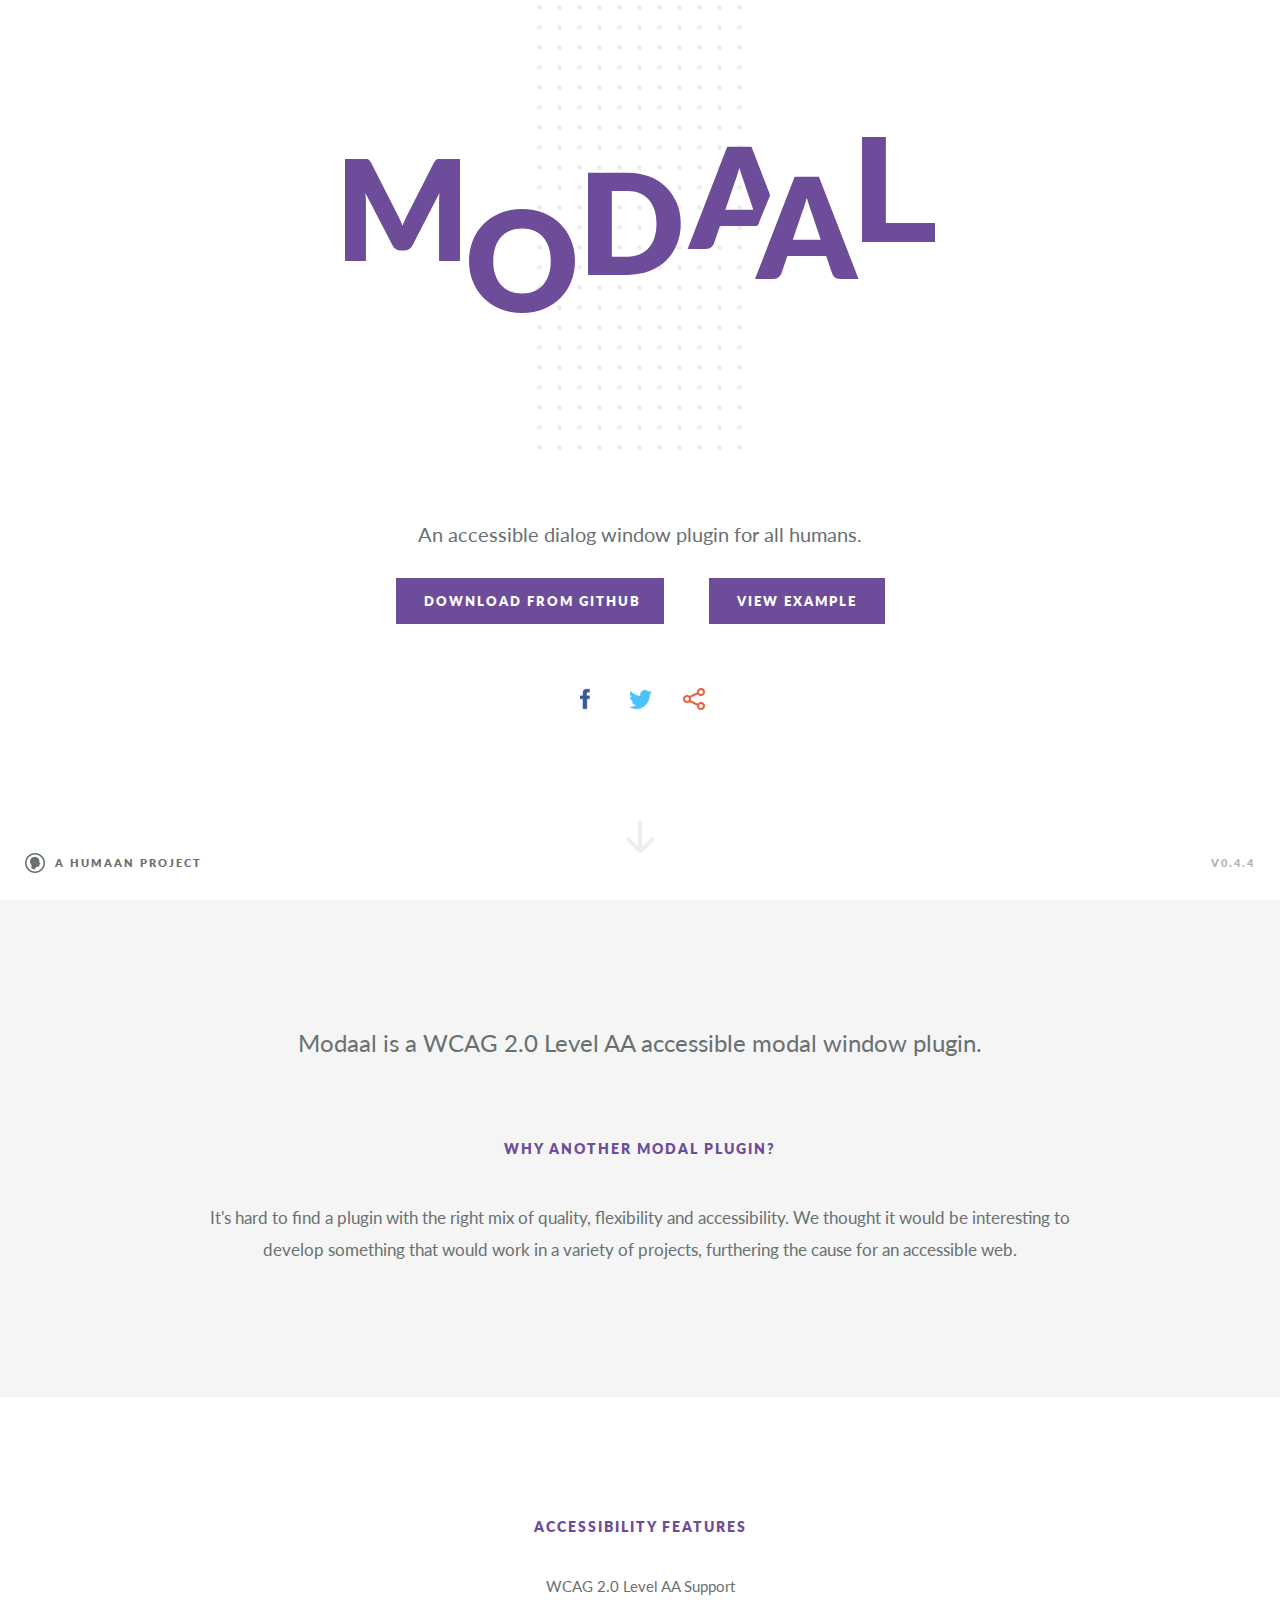
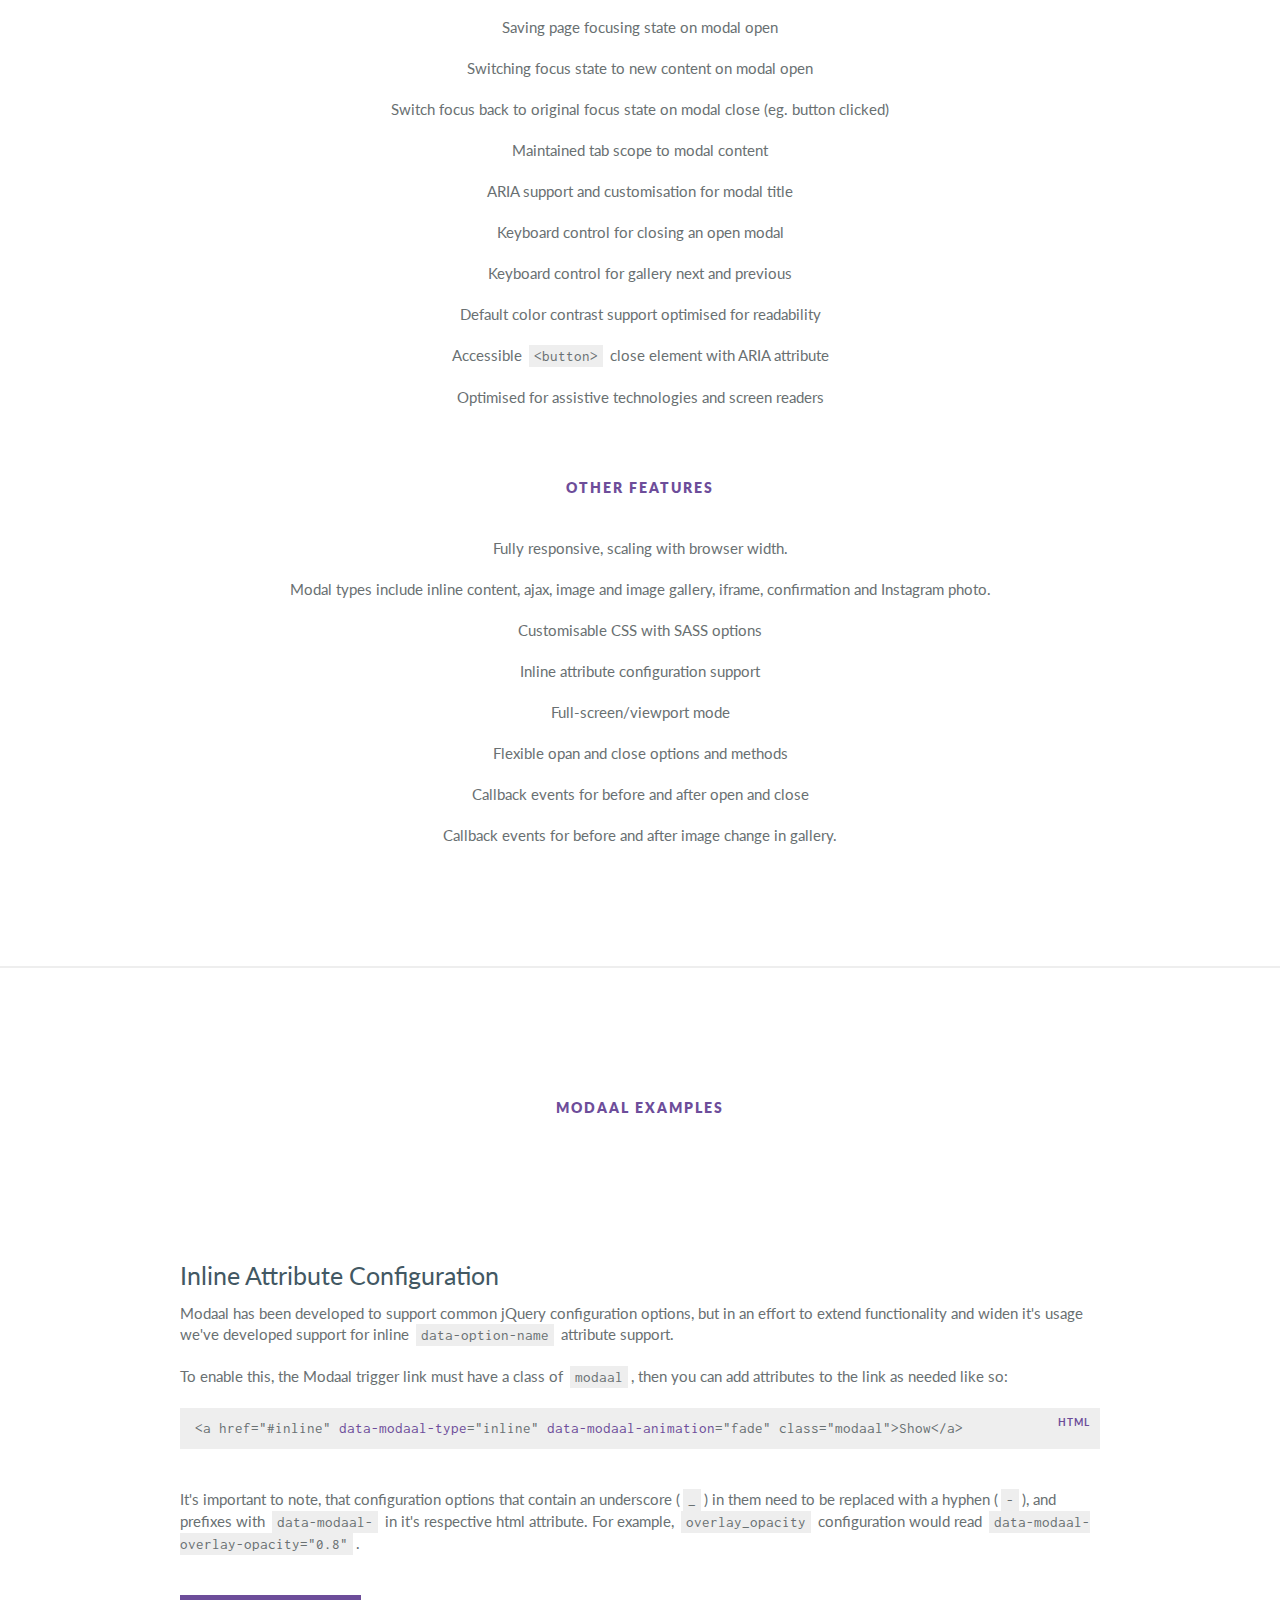
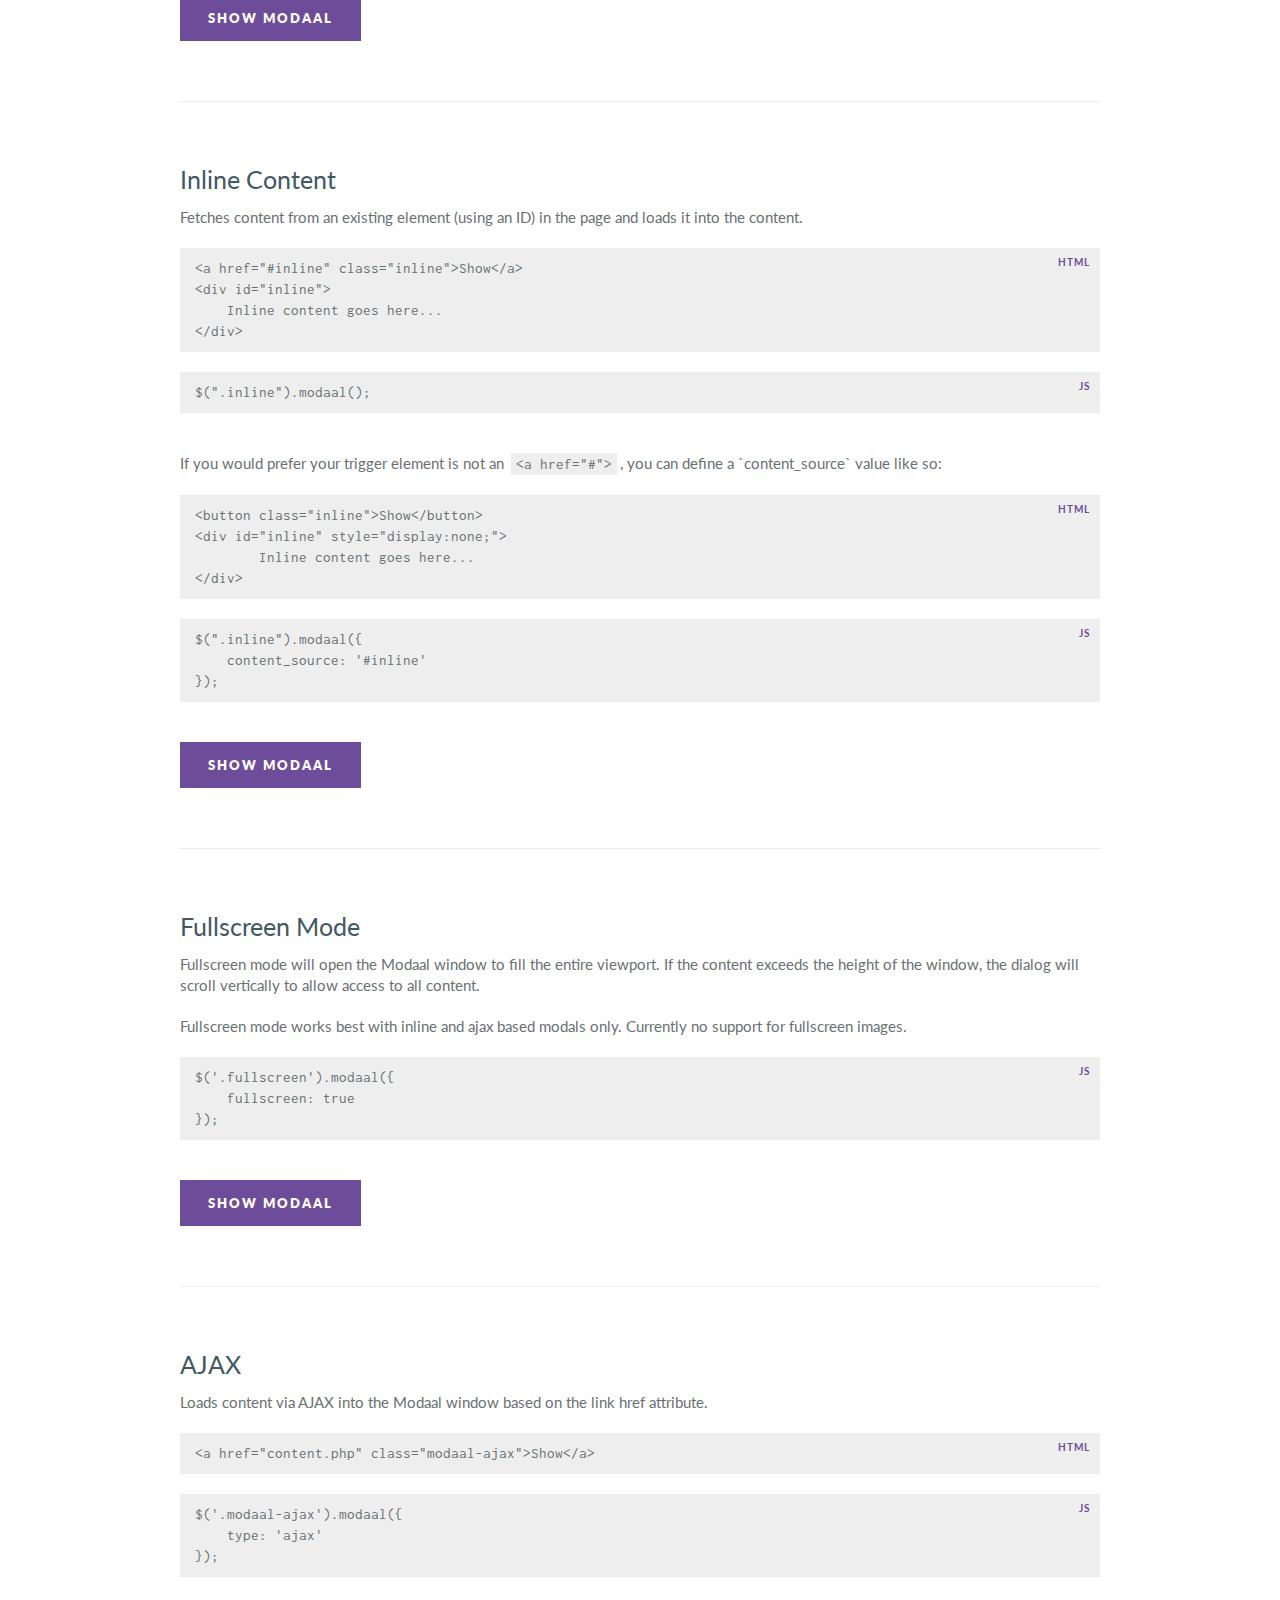
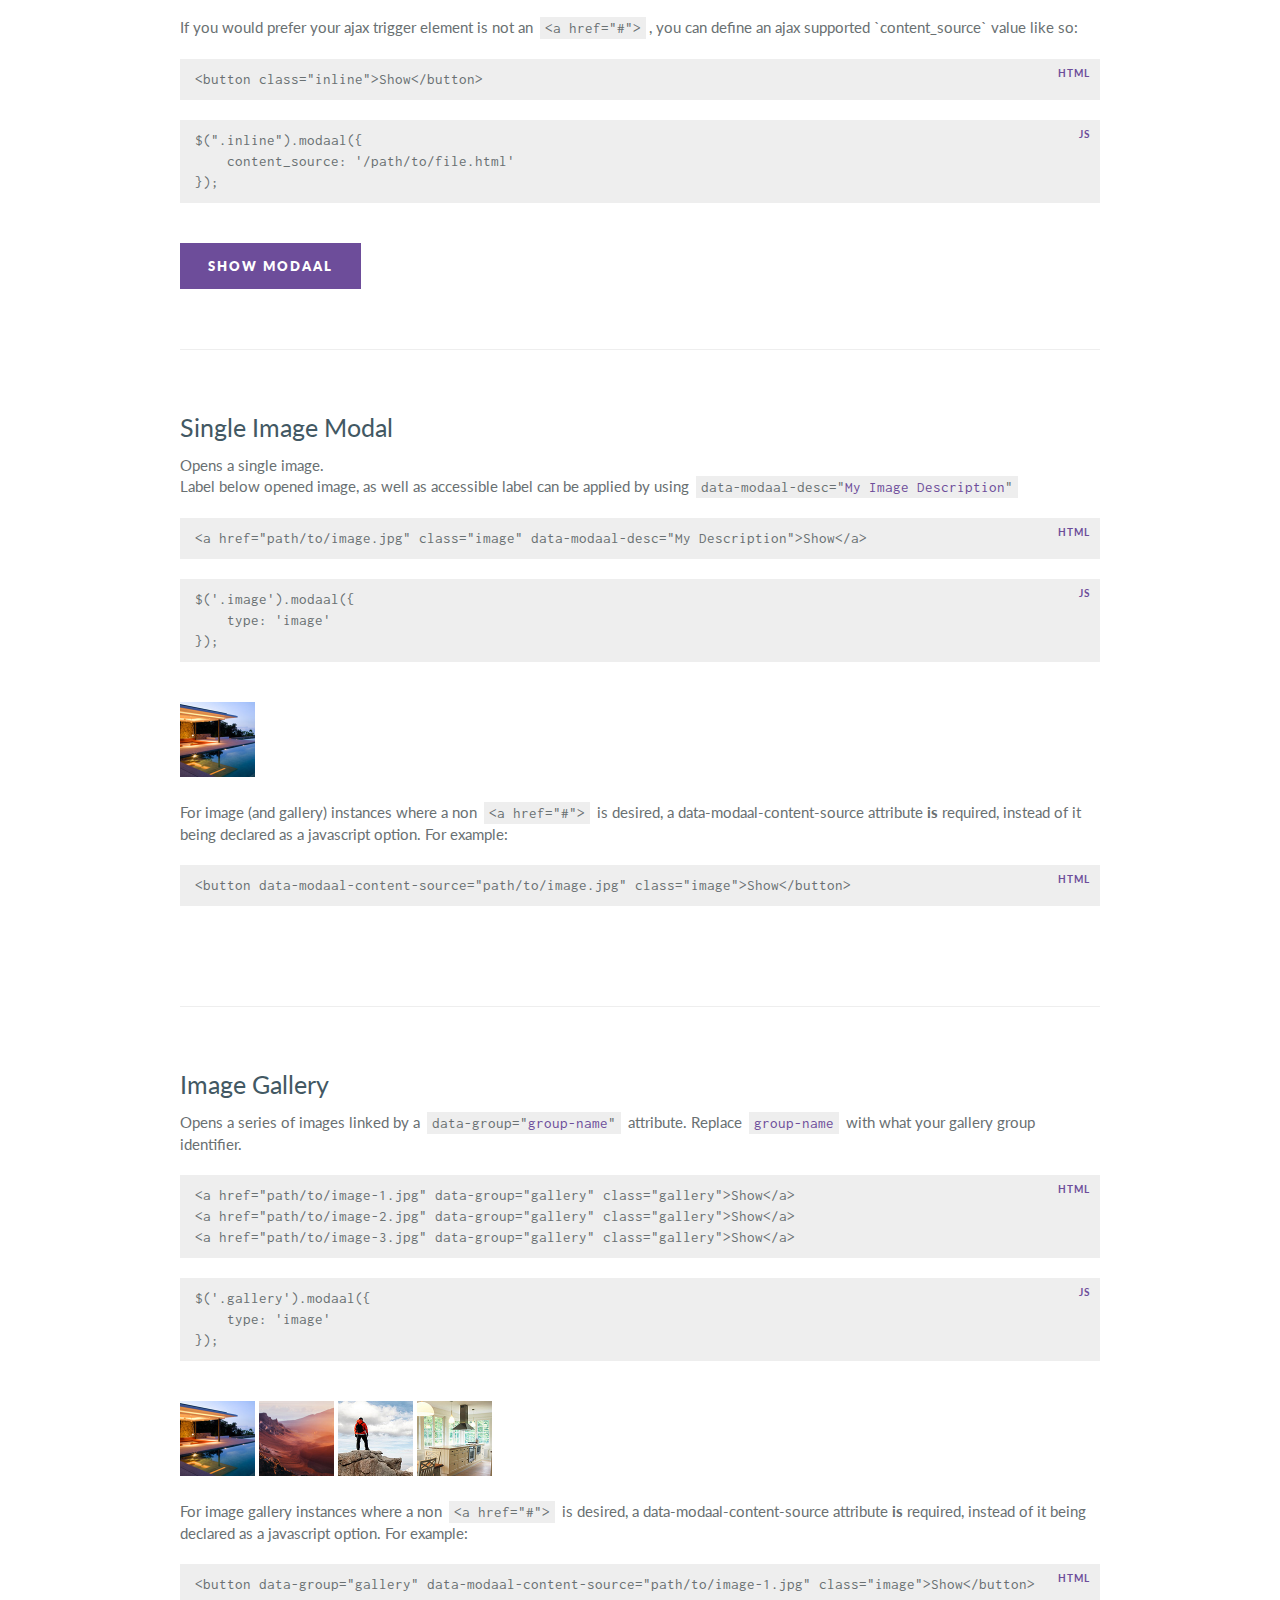
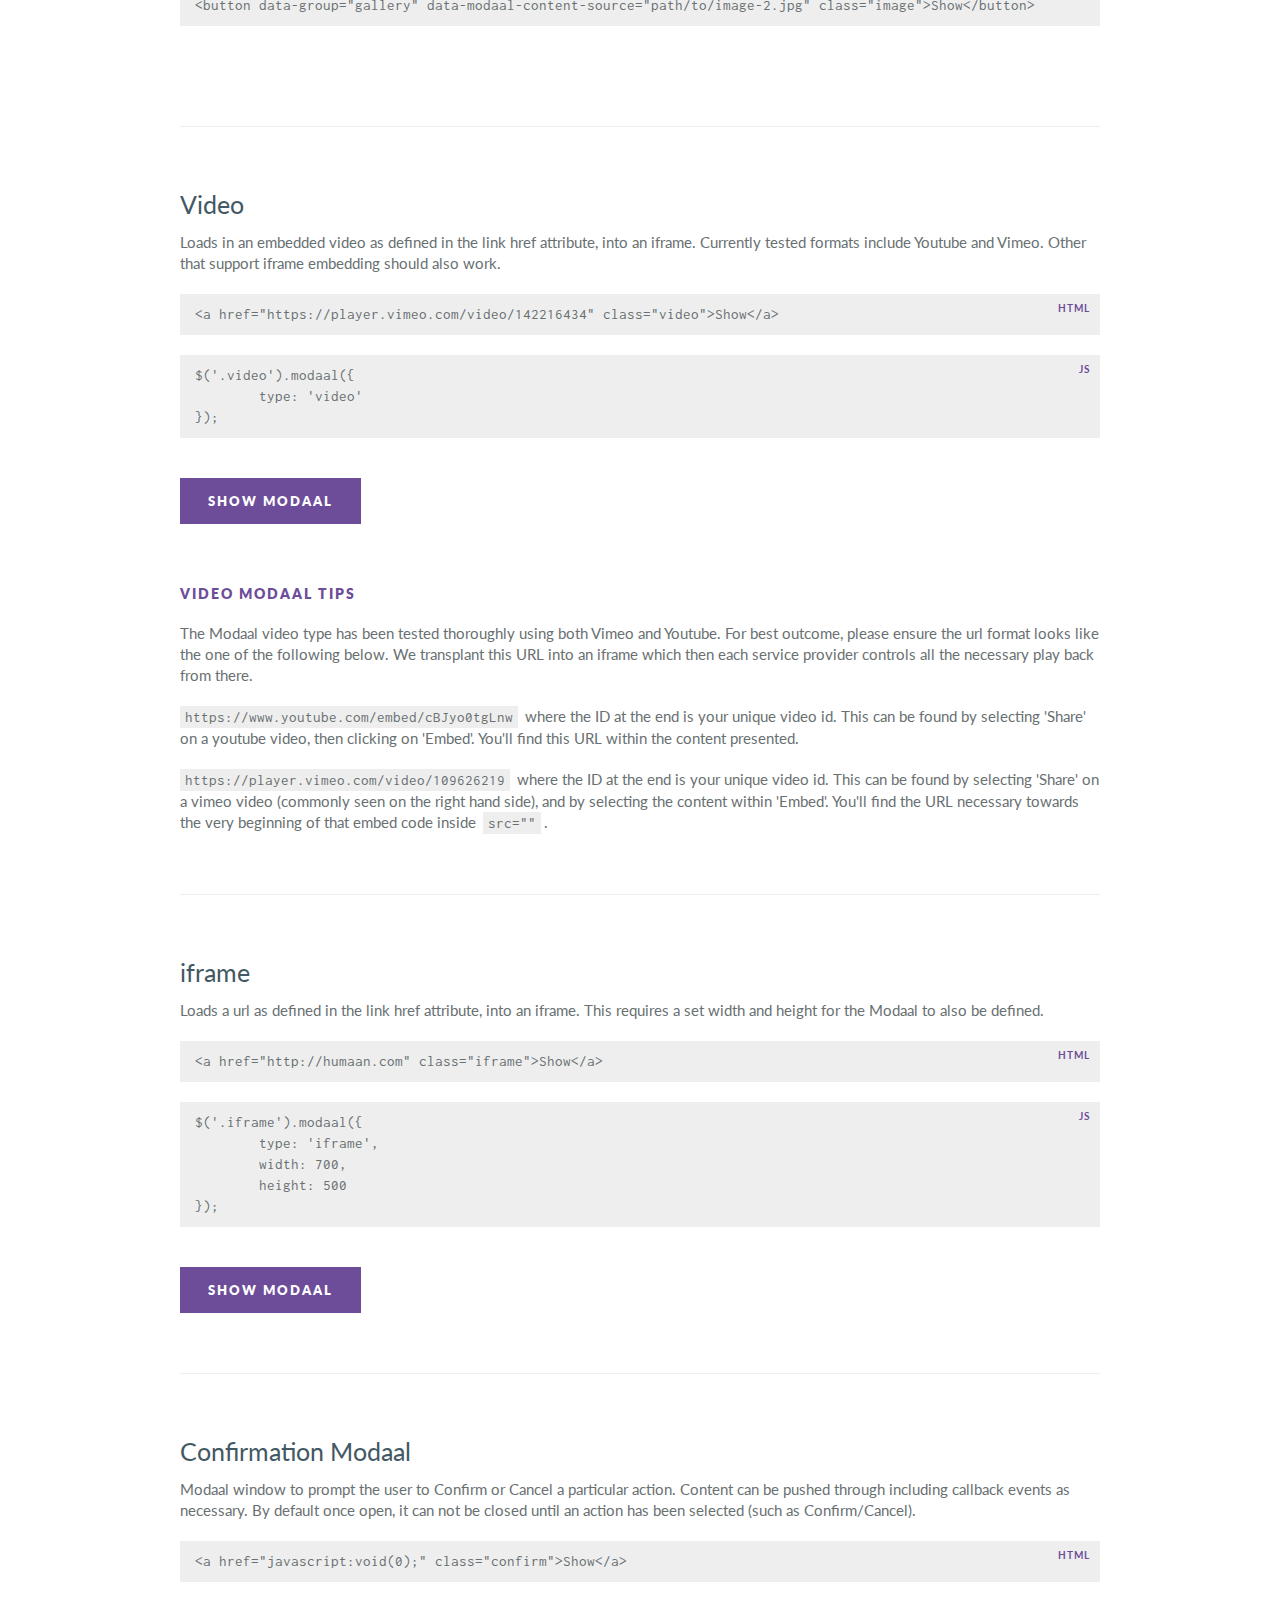
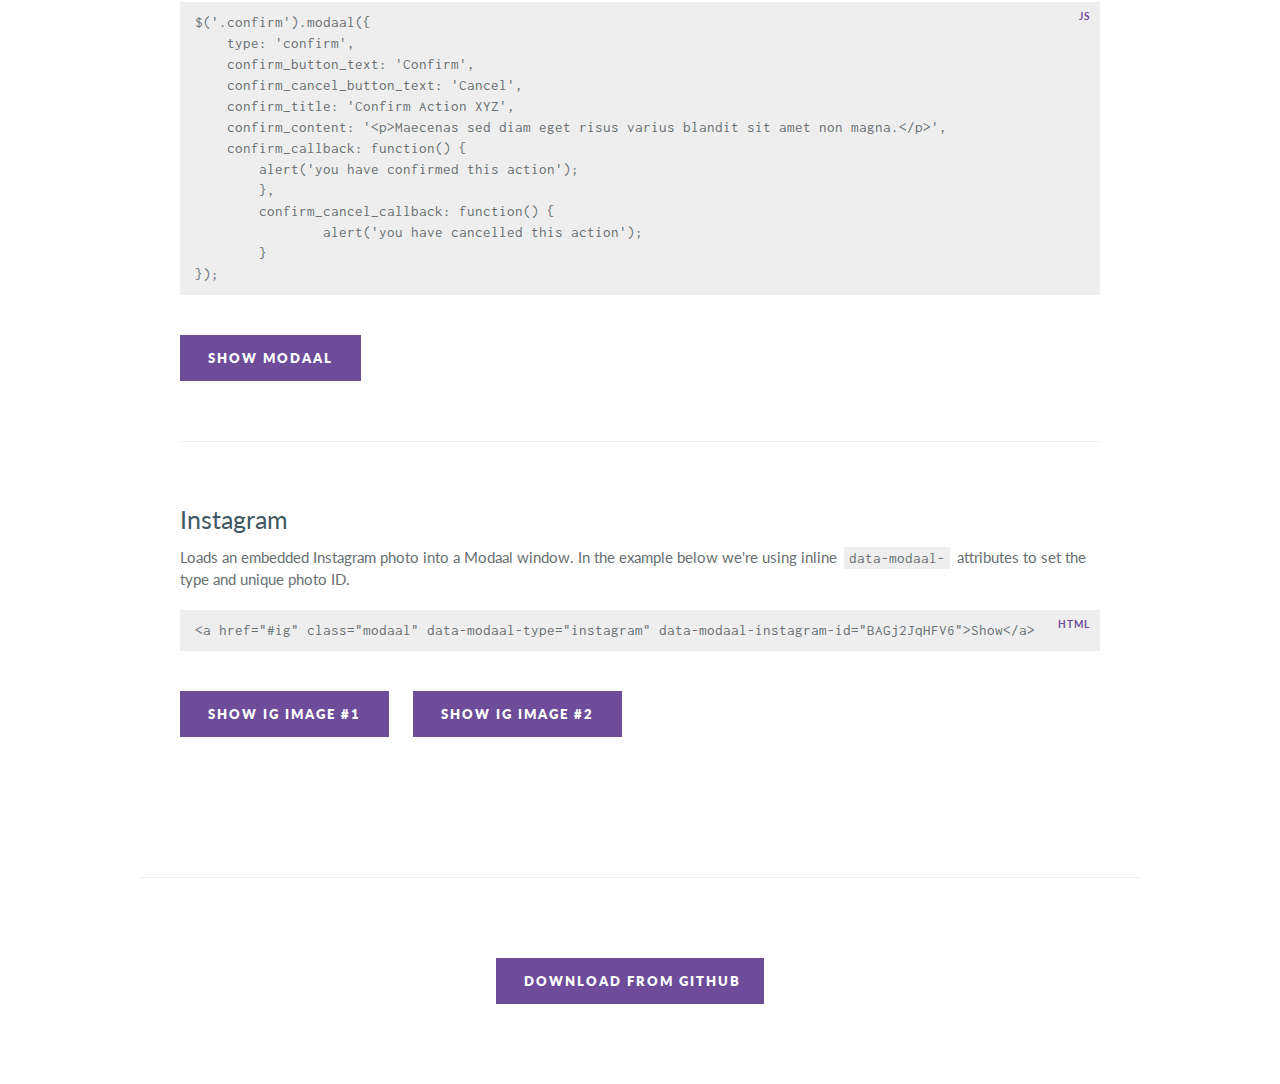
<file: modal/index.html>
<!DOCTYPE html>
<html lang="en">
<head>
	<meta charset="utf-8">
	<meta http-equiv="X-UA-Compatible" content="IE=edge">
	<meta name="viewport" content="width=device-width, initial-scale=1, maximum-scale=1">
	<meta name="apple-mobile-web-app-capable" content="yes" />

	<title>Modaal is a WCAG 2.0 Level AA accessible modal plugin</title>

	<!-- Demo Styles -->
	<link href='https://fonts.googleapis.com/css?family=Inconsolata' rel='stylesheet' type='text/css'>
	<link href='https://fonts.googleapis.com/css?family=Lato:400,900' rel='stylesheet' type='text/css'>
	<link rel="stylesheet" href="demo/css/demo.css?t=1462179764" media="screen">

	<!-- Modaal Styles -->
	<link rel="stylesheet" href="source/css/modaal.css" media="screen">

	<!-- Made by Humaan http://humaan.com @wearehumaan -->

	<link rel="shortcut icon" href="demo/favicon.ico" type="image/x-icon">
	<link rel="icon" href="demo/favicon.ico" type="image/x-icon">
	<link rel="apple-touch-icon" href="demo/apple-touch-icon.png">
	<link rel="apple-touch-icon" sizes="72x72" href="demo/apple-touch-icon-72x72.png">
	<link rel="apple-touch-icon" sizes="114x114" href="demo/apple-touch-icon-114x114.png">
	<link rel="apple-touch-icon" sizes="144x144" href="demo/apple-touch-icon-144x144.png">

	<meta name="description" content="Modaal - An accessible dialog window plugin for all humans by @wearehumaan"/>
	<meta name="robots" content="noodp"/>
	<link rel="canonical" href="http://www.humaan.com/modaal" />

	<meta property="og:locale" content="en_US" />
	<meta property="og:type" content="article" />
	<meta property="og:title" content="Modaal - A WCAG 2.0 Level AA accessible modal plugin by @wearehumaan" />
	<meta property="og:url" content="http://www.humaan.com/modaal/" />
	<meta property="og:site_name" content="Modaal: WCAG 2.0 Level AA accessible modal plugin" />
	<meta property="og:image" content="http://www.humaan.com/modaal/demo/social-share-modaal.png" />

	<meta name="twitter:card" content="summary"/>
	<meta name="twitter:title" content="Modaal - A WCAG 2.0 Level AA accessible modal plugin by @wearehumaan"/>
	<meta name="twitter:site" content="@wearehumaan"/>
	<meta name="twitter:image" content="http://www.humaan.com/modaal/demo/social-share-modaal.png"/>
	<meta name="twitter:creator" content="@wearehumaan"/>

	<!-- Google Analytics -->
	<script>
		(function(i,s,o,g,r,a,m){i['GoogleAnalyticsObject']=r;i[r]=i[r]||function(){
		(i[r].q=i[r].q||[]).push(arguments)},i[r].l=1*new Date();a=s.createElement(o),
		m=s.getElementsByTagName(o)[0];a.async=1;a.src=g;m.parentNode.insertBefore(a,m)
		})(window,document,'script','//www.google-analytics.com/analytics.js','ga');
		ga('create', 'UA-22985555-46', 'humaan.com');
		ga('send', 'pageview');
	</script>

</head>
<body>
	<header class="modaal-header">
		<h1><svg class="modaal-logo" viewBox="0 0 108.256 32.294">
				<path d="M9.596,14.185l-4.83-9.509C4.68,4.513,4.592,4.386,4.502,4.296c-0.09-0.09-0.191-0.156-0.303-0.199 c-0.112-0.043-0.238-0.064-0.38-0.064s-0.307,0-0.496,0H0v18.715h3.838V11.976c0-0.248-0.009-0.521-0.026-0.816 c-0.017-0.296-0.043-0.593-0.077-0.893l4.998,9.64c0.155,0.3,0.363,0.527,0.625,0.681c0.262,0.154,0.56,0.231,0.895,0.231h0.592 c0.335,0,0.633-0.077,0.895-0.231c0.262-0.154,0.47-0.381,0.625-0.681l4.972-9.627c-0.052,0.609-0.077,1.174-0.077,1.697v10.771 h3.838V4.032h-3.323c-0.189,0-0.354,0-0.496,0c-0.142,0-0.268,0.022-0.38,0.064c-0.112,0.043-0.213,0.109-0.303,0.199 c-0.09,0.09-0.178,0.216-0.264,0.379l-4.817,9.47c-0.172,0.335-0.339,0.68-0.502,1.036c-0.163,0.356-0.318,0.723-0.464,1.1 c-0.146-0.369-0.298-0.729-0.457-1.081C9.933,14.85,9.768,14.511,9.596,14.185L9.596,14.185z"/>
				<path d="M41.498,18.991c-0.467-1.162-1.124-2.17-1.971-3.024c-0.848-0.854-1.869-1.527-3.063-2.018 c-1.194-0.491-2.519-0.737-3.975-0.737c-1.456,0-2.783,0.243-3.981,0.73c-1.199,0.487-2.224,1.158-3.076,2.012 c-0.852,0.854-1.511,1.863-1.978,3.025c-0.467,1.162-0.7,2.418-0.7,3.768c0,1.35,0.233,2.606,0.7,3.768 c0.467,1.162,1.126,2.172,1.978,3.031c0.852,0.859,1.877,1.531,3.076,2.018c1.199,0.487,2.526,0.73,3.981,0.73 c1.455,0,2.781-0.244,3.975-0.73c1.194-0.487,2.215-1.16,3.063-2.018c0.848-0.859,1.505-1.869,1.971-3.031 c0.467-1.162,0.7-2.418,0.7-3.768C42.198,21.405,41.965,20.153,41.498,18.991z M37.395,25.252c-0.24,0.739-0.584,1.365-1.034,1.878 c-0.45,0.513-1,0.903-1.65,1.173c-0.651,0.269-1.391,0.404-2.222,0.404c-0.839,0-1.586-0.135-2.241-0.404 c-0.655-0.269-1.207-0.66-1.657-1.173c-0.45-0.513-0.794-1.138-1.034-1.878c-0.24-0.739-0.36-1.574-0.36-2.505 c0-0.923,0.12-1.754,0.36-2.493c0.24-0.739,0.584-1.365,1.034-1.877c0.449-0.513,1.002-0.906,1.657-1.179 c0.655-0.273,1.402-0.41,2.241-0.41c0.83,0,1.571,0.137,2.222,0.41c0.651,0.274,1.201,0.666,1.65,1.179 c0.45,0.513,0.794,1.139,1.034,1.877c0.24,0.739,0.36,1.57,0.36,2.493C37.754,23.678,37.634,24.513,37.395,25.252z"/>
				<path d="M60.901,12.175c-0.468-1.146-1.126-2.135-1.976-2.967c-0.85-0.832-1.873-1.485-3.07-1.957 c-1.197-0.472-2.525-0.708-3.984-0.708h-7.286v18.757h7.286c1.459,0,2.787-0.234,3.984-0.702c1.197-0.468,2.221-1.12,3.07-1.957 c0.85-0.837,1.508-1.828,1.976-2.974c0.468-1.146,0.702-2.396,0.702-3.753C61.603,14.567,61.369,13.32,60.901,12.175z M56.788,18.438c-0.24,0.747-0.586,1.38-1.036,1.899c-0.451,0.519-1.002,0.918-1.654,1.197c-0.652,0.279-1.395,0.418-2.227,0.418 h-2.909V9.89h2.909c0.832,0,1.575,0.14,2.227,0.418c0.652,0.279,1.204,0.678,1.654,1.197c0.451,0.519,0.796,1.152,1.036,1.899 c0.24,0.747,0.36,1.583,0.36,2.51C57.149,16.85,57.028,17.691,56.788,18.438z"/>
				<path d="M74.582,1.772h-4.454l-7.261,18.757h3.399c0.36,0,0.665-0.097,0.914-0.29c0.249-0.193,0.416-0.41,0.502-0.65l1.107-3.27 c0,0,5.251,0.009,6.623,0.009c0.124,0,0.362-0.097,0.474-0.374c0.415-1.026,1.569-3.935,2.003-4.928 c0.09-0.206,0.101-0.449-0.027-0.782C77.176,8.455,74.582,1.772,74.582,1.772z M71.518,8.247c0.129-0.326,0.266-0.712,0.412-1.159 c0.146-0.446,0.287-0.931,0.425-1.455c0.146,0.515,0.294,0.993,0.444,1.435c0.15,0.442,0.281,0.826,0.393,1.152l1.725,5.136h-5.124 L71.518,8.247z"/>
				<path d="M86.955,7.276h-4.454L75.24,26.033h3.399c0.36,0,0.665-0.097,0.914-0.29c0.249-0.193,0.416-0.41,0.502-0.65l1.107-3.27 h7.132l1.107,3.27c0.094,0.275,0.264,0.5,0.508,0.676c0.245,0.176,0.556,0.264,0.933,0.264h3.373L86.955,7.276z M83.891,13.752 c0.129-0.326,0.266-0.712,0.412-1.159c0.146-0.446,0.287-0.931,0.425-1.455c0.146,0.515,0.294,0.993,0.444,1.435 c0.15,0.442,0.281,0.826,0.393,1.152l1.725,5.136h-5.124L83.891,13.752z"/>
				<path d="M99.24,0h-4.38v19.261h13.396v-3.467H99.24V0z"/>
</svg><span class="ui-hidden">Modaal</span></h1>
		<p>An accessible dialog window plugin for all humans.</p>
		<a href="https://github.com/humaan/Modaal" target="_blank" class="btn btn-download">Download from Github</a>
		<a href="#inline-content" class="btn modaal main-example" data-modaal-type="inline">View Example</a>
		<div class="version" aria-label="Version 0.4.4">v0.4.4</div>
		<a href="http://www.humaan.com" target="_blank" class="humaan-project">A Humaan project</a>

		<div class="share">
			<a href="javascript:void 0" class="social-share share-fb" onclick="return addthis_sendto('facebook');"><span class="ui-hidden">Share on Facebook</span></a>
			<a href="javascript:void 0" class="social-share share-tw" onclick="return addthis_sendto('twitter');"><span class="ui-hidden">Share on Twitter</span></a>
			<a href="javascript:void 0" class="social-share share-other" onclick="return addthis_sendto('more');"><span class="ui-hidden">Share this page</span></a>
		</div>

		<a href="#overview-copy" class="scroll-trigger">
			<div class="scroll-arrow"></div>
			<span class="ui-hidden">Scroll to content</span>
		</a>

	</header>
	<section class="modaal-examples">

		<div class="overview-copy" id="overview-copy">
			<div class="container">
				<p>Modaal is a WCAG 2.0 Level AA accessible modal window plugin.</p>

				<h2 class="highlight">Why another modal plugin?</h2>
				<p>It's hard to find a plugin with the right mix of quality, flexibility and accessibility. We thought it would be interesting to develop something that would work in a variety of projects, furthering the cause for an accessible web.</p>
			</div>
		</div>
		<div class="container">

			<div class="overview">
				<h2 class="highlight">Accessibility Features</h2>
				<ul>
					<li>WCAG 2.0 Level AA Support</li>
					<li>Saving page focusing state on modal open</li>
					<li>Switching focus state to new content on modal open</li>
					<li>Switch focus back to original focus state on modal close (eg. button clicked)</li>
					<li>Maintained tab scope to modal content</li>
					<li>ARIA support and customisation for modal title</li>
					<li>Keyboard control for closing an open modal</li>
					<li>Keyboard control for gallery next and previous</li>
					<li>Default color contrast support optimised for readability</li>
					<li>Accessible <span class="inline-code">&lt;button&gt;</span> close element with ARIA attribute</li>
					<li>Optimised for assistive technologies and screen readers</li>
				</ul>

				<h2 class="highlight">Other Features</h2>
				<ul>
					<li>Fully responsive, scaling with browser width.</li>
					<li>Modal types include inline content, ajax, image and image gallery, iframe, confirmation and Instagram photo.</li>
					<li>Customisable CSS with SASS options</li>
					<li>Inline attribute configuration support</li>
					<li>Full-screen/viewport mode</li>
					<li>Flexible opan and close options and methods</li>
					<li>Callback events for before and after open and close</li>
					<li>Callback events for before and after image change in gallery.</li>
				</ul>

				<div class="clearboth"></div>

			</div>
		</div>

		<div class="examples-wrap-outer">
		<div class="examples-wrap">
			<div class="container">

				<h2 class="highlight">Modaal Examples</h2>

				<div class="modaal-example example-no-brdr">
					<h2>Inline Attribute Configuration</h2>
					<p>Modaal has been developed to support common jQuery configuration options, but in an effort to extend functionality and widen it's usage we've developed support for inline <span class="inline-code">data-option-name</span> attribute support.</p>
					<p>To enable this, the Modaal trigger link must have a class of <span class="inline-code">modaal</span>, then you can add attributes to the link as needed like so:</p>

					<pre><strong>HTML</strong>&lt;a href="#inline" <span>data-modaal-type</span>="inline" <span>data-modaal-animation</span>="fade" class="modaal"&gt;Show&lt;/a&gt;</pre>

					<p>It's important to note, that configuration options that contain an underscore (<span class="inline-code">_</span>) in them need to be replaced with a hyphen (<span class="inline-code">-</span>), and prefixes with <span class="inline-code">data-modaal-</span> in it's respective html attribute.	For example, <span class="inline-code">overlay_opacity</span> configuration would read <span class="inline-code">data-modaal-overlay-opacity="0.8"</span>.</p>

					<a href="#inline-content" data-modaal-type="inline" data-modaal-animation="fade" data-modaal-accessible-title="Inline Dialog Window" class="btn modaal">Show <span class="ui-hidden">Inline</span> Modaal</a>
				</div><!-- .modaal-example -->

				<div class="modaal-example">
					<h2>Inline Content</h2>
					<p>Fetches content from an existing element (using an ID) in the page and loads it into the content.</p>

					<pre><strong>HTML</strong>&lt;a href="#inline" class="inline"&gt;Show&lt;/a&gt;
&lt;div id="inline"&gt;
    Inline content goes here...
&lt;/div&gt;</pre>
					<pre><strong>JS</strong>$(".inline").modaal();</pre>

					<p>If you would prefer your trigger element is not an <span class="inline-code">&lt;a href="#"&gt;</span>, you can define a `content_source` value like so:</p>

					<pre><strong>HTML</strong>&lt;button class="inline"&gt;Show&lt;/button&gt;
&lt;div id="inline" style="display:none;"&gt;
	Inline content goes here...
&lt;/div&gt;</pre>
					<pre><strong>JS</strong>$(".inline").modaal({
    content_source: '#inline'
});</pre>

					<a href="#inline-content" class="btn modaal-inline-content">Show <span class="ui-hidden">Inline</span> Modaal</a>
					<div id="inline-content" class="hidden">
						<h2>Inline Modal Content</h2>
						<p>Integer tincidunt. Cras dapibus. Vivamus elementum semper nisi. Aenean vulputate eleifend tellus. Aenean leo ligula, <a href="http://google.com" target="_blank">porttitor eu</a>, consequat vitae, eleifend ac, enim. Aliquam lorem ante, dapibus in, viverra quis, feugiat a, tellus. Phasellus viverra nulla ut metus varius laoreet. Quisque rutrum. Aenean imperdiet. Etiam ultricies nisi vel augue. Curabitur ullamcorper ultricies nisi. Nam eget dui. Etiam rhoncus. Maecenas tempus, tellus eget condimentum rhoncus, sem quam semper libero, sit amet adipiscing sem neque sed ipsum. Nam quam nunc, blandit vel, luctus pulvinar, hendrerit id, lorem. Maecenas nec odio et ante tincidunt tempus. Donec vitae sapien ut libero venenatis faucibus. Nullam quis ante. Etiam sit amet orci eget eros faucibus tincidunt. Duis leo. Sed fringilla mauris sit amet nibh. Donec sodales sagittis magna. Sed consequat, leo eget bibendum sodales, augue velit cursus nunc.</p>
						<p>Quis gravida magna mi a libero. Fusce vulputate eleifend sapien. Vestibulum purus quam, scelerisque ut, mollis sed, nonummy id, metus. Nullam accumsan lorem in dui. <a href="http://humaan.com" target="_blank">Cras ultricies mi eu turpis</a> hendrerit fringilla. Vestibulum ante ipsum primis in faucibus orci luctus et ultrices posuere cubilia Curae; In ac dui quis mi consectetuer lacinia. Nam pretium turpis et arcu. Duis arcu tortor, suscipit eget, imperdiet nec, imperdiet iaculis, ipsum. Sed aliquam ultrices mauris. Integer ante arcu, accumsan a, consectetuer eget, posuere ut, mauris. Praesent adipiscing.</p>
						<form action="/" class="demo-form">
							<p><label for="name">Input Label</label><br />
								<input name="name" id="name" autocomplete="on"></p>
							<p><input type="checkbox" name="fieldInput1" id="fieldInput1"><label for="fieldInput1">Label</label></p>
							<p><input type="checkbox" name="fieldInput2" id="fieldInput2"><label for="fieldInput2">Label 2</label></p>
							<p><input type="checkbox" name="fieldInput3" id="fieldInput3"><label for="fieldInput3">Label 3</label></p>
							<span style="display:none;"><button type="submit">Submit</button></span>
						</form>
						<p>Vestibulum ante ipsum primis in faucibus orci luctus et ultrices posuere cubilia Curae; Sed aliquam, nisi quis porttitor congue, elit erat euismod orci, ac placerat dolor lectus quis orci. <a href="http://www.nytimes.com/" target="_blank">Phasellus consectetuer vestibulum elit.</a> Aenean tellus metus, bibendum sed, posuere ac, mattis non, nunc. Vestibulum fringilla pede sit amet augue. In turpis. Pellentesque posuere. Praesent turpis. Aenean posuere, tortor sed cursus feugiat, nunc augue blandit nunc, eu sollicitudin urna dolor sagittis lacus. Donec elit libero, sodales nec, volutpat augue.</p>
					</div>
				</div><!-- .modaal-example -->

				<div class="modaal-example">
					<h2>Fullscreen Mode</h2>
					<p>Fullscreen mode will open the Modaal window to fill the entire viewport. If the content exceeds the height of the window, the dialog will scroll vertically to allow access to all content.</p>
					<p>Fullscreen mode works best with inline and ajax based modals only. Currently no support for fullscreen images.</p>

					<pre><strong>JS</strong>$('.fullscreen').modaal({
    fullscreen: true
});</pre>

					<a href="#inline-content" class="btn fullscreen">Show <span class="ui-hidden">Fullscreen</span> Modaal</a>
				</div><!-- .modaal-example -->

				<div class="modaal-example">
					<h2>AJAX</h2>
					<p>Loads content via AJAX into the Modaal window based on the link href attribute.</p>

					<pre><strong>HTML</strong>&lt;a href="content.php" class="modaal-ajax"&gt;Show&lt;/a&gt;</pre>
					<pre><strong>JS</strong>$('.modaal-ajax').modaal({
    type: 'ajax'
});</pre>
					<p>If you would prefer your ajax trigger element is not an <span class="inline-code">&lt;a href="#"&gt;</span>, you can define an ajax supported `content_source` value like so:</p>

					<pre><strong>HTML</strong>&lt;button class="inline"&gt;Show&lt;/button&gt;</pre>
					<pre><strong>JS</strong>$(".inline").modaal({
    content_source: '/path/to/file.html'
});</pre>

					<a href="demo/ajax-content.html" class="btn modaal-ajax">Show <span class="ui-hidden">Ajax</span> Modaal</a>
				</div><!-- .modaal-example -->

				<div class="modaal-example">
					<h2>Single Image Modal</h2>
					<p>Opens a single image.<br />
					Label below opened image, as well as accessible label can be applied by using <span class="inline-code">data-modaal-desc="<span>My Image Description</span>"</span></p>

					<pre><strong>HTML</strong>&lt;a href="path/to/image.jpg" class="image" data-modaal-desc="My Description"&gt;Show&lt;/a&gt;</pre>
					<pre><strong>JS</strong>$('.image').modaal({
    type: 'image'
});</pre>

					<p><a href="demo/img/temp/gallery-1.jpg" class="modaal-image gallery-thumb" data-modaal-desc="My Description"><span class="ui-hidden">Show Single Image</span><img src="demo/img/temp/gallery-thumb-1.jpg" alt="Thumbnail for single image"></a></p>

					<p>For image (and gallery) instances where a non <span class="inline-code">&lt;a href="#"&gt;</span> is desired, a <span>data-modaal-content-source</span> attribute <strong>is</strong> required, instead of it being declared as a javascript option. For example:</p>

					<pre><strong>HTML</strong>&lt;button data-modaal-content-source="path/to/image.jpg" class="image"&gt;Show&lt;/button&gt;</pre>
				</div><!-- .modaal-example -->

				<div class="modaal-example">
					<h2>Image Gallery</h2>
					<p>Opens a series of images linked by a <span class="inline-code">data-group="<span>group-name</span>"</span> attribute. Replace <span class="inline-code"><span>group-name</span></span> with what your gallery group identifier.</p>

					<pre><strong>HTML</strong>&lt;a href="path/to/image-1.jpg" data-group="gallery" class="gallery"&gt;Show&lt;/a&gt;
&lt;a href="path/to/image-2.jpg" data-group="gallery" class="gallery"&gt;Show&lt;/a&gt;
&lt;a href="path/to/image-3.jpg" data-group="gallery" class="gallery"&gt;Show&lt;/a&gt;</pre>
					<pre><strong>JS</strong>$('.gallery').modaal({
    type: 'image'
});</pre>

					<p>
						<a href="demo/img/temp/gallery-1.jpg" data-group="gallery" class="modaal-image gallery-thumb" data-modaal-desc="Test image for modal gallery"><span class="ui-hidden">Show Gallery Image 1</span><img src="demo/img/temp/gallery-thumb-1.jpg" alt="Thumbnail for Gallery Image 1"></a>
						<a href="demo/img/temp/gallery-4.jpg" data-group="gallery" class="modaal-image gallery-thumb" data-modaal-desc="Another description"><span class="ui-hidden">Show Gallery Image 4</span><img src="demo/img/temp/gallery-thumb-4.jpg" alt="Thumbnail for Gallery Image 4"></a>
						<a href="demo/img/temp/gallery-2.jpg" data-group="gallery" class="modaal-image gallery-thumb" data-modaal-desc="Another description"><span class="ui-hidden">Show Gallery Image 2</span><img src="demo/img/temp/gallery-thumb-2.jpg" alt="Thumbnail for Gallery Image 2"></a>
						<a href="demo/img/temp/gallery-3.jpg" data-group="gallery" class="modaal-image gallery-thumb"><span class="ui-hidden">Show Gallery Image 3</span><img src="demo/img/temp/gallery-thumb-3.jpg" alt="Thumbnail for Gallery Image 3"></a>
					</p>

					<p>For image gallery instances where a non <span class="inline-code">&lt;a href="#"&gt;</span> is desired, a <span>data-modaal-content-source</span> attribute <strong>is</strong> required, instead of it being declared as a javascript option. For example:</p>

					<pre><strong>HTML</strong>&lt;button data-group="gallery" data-modaal-content-source="path/to/image-1.jpg" class="image"&gt;Show&lt;/button&gt;
&lt;button data-group="gallery" data-modaal-content-source="path/to/image-2.jpg" class="image"&gt;Show&lt;/button&gt;</pre>
				</div><!-- .modaal-example -->

				<div class="modaal-example">
					<h2>Video</h2>
					<p>Loads in an embedded video as defined in the link href attribute, into an iframe. Currently tested formats include Youtube and Vimeo. Other that support iframe embedding should also work.</p>

					<pre><strong>HTML</strong>&lt;a href="https://player.vimeo.com/video/142216434" class="video"&gt;Show&lt;/a&gt;</pre>
					<pre><strong>JS</strong>$('.video').modaal({
	type: 'video'
});</pre>
					<a href="https://player.vimeo.com/video/142216434?color=ffffff&amp;title=0&amp;byline=0&amp;portrait=0" class="btn modaal-video">Show <span class="ui-hidden">Video</span> Modaal</a>


					<h3 class="highlight">Video Modaal Tips</h3>
					<p>The Modaal video type has been tested thoroughly using both Vimeo and Youtube. For best outcome, please ensure the url format looks like the one of the following below. We transplant this URL into an iframe which then each service provider controls all the necessary play back from there.</p>
					<p><span class="inline-code start-row">https://www.youtube.com/embed/cBJyo0tgLnw</span> where the ID at the end is your unique video id. This can be found by selecting 'Share' on a youtube video, then clicking on 'Embed'. You'll find this URL within the content presented.</p>
					<p><span class="inline-code start-row">https://player.vimeo.com/video/109626219</span> where the ID at the end is your unique video id. This can be found by selecting 'Share' on a vimeo video (commonly seen on the right hand side), and by selecting the content within 'Embed'. You'll find the URL necessary towards the very beginning of that embed code inside <span class="inline-code">src=""</span>.</p>
				</div><!-- .modaal-example -->

				<div class="modaal-example">
					<h2>iframe</h2>
					<p>Loads a url as defined in the link href attribute, into an iframe. This requires a set width and height for the Modaal to also be defined.</p>

					<pre><strong>HTML</strong>&lt;a href="http://humaan.com" class="iframe"&gt;Show&lt;/a&gt;</pre>
					<pre><strong>JS</strong>$('.iframe').modaal({
	type: 'iframe',
	width: 700,
	height: 500
});</pre>
					<a href="http://humaan.com" class="btn modaal-iframe">Show <span class="ui-hidden">iFrame</span> Modaal</a>
				</div><!-- .modaal-example -->

				<div class="modaal-example">
					<h2>Confirmation Modaal</h2>
					<p>Modaal window to prompt the user to Confirm or Cancel a particular action. Content can be pushed through including callback events as necessary. By default once open, it can not be closed until an action has been selected (such as Confirm/Cancel).</p>

					<pre><strong>HTML</strong>&lt;a href="javascript:void(0);" class="confirm"&gt;Show&lt;/a&gt;</pre>
					<pre><strong>JS</strong>$('.confirm').modaal({
    type: 'confirm',
    confirm_button_text: 'Confirm',
    confirm_cancel_button_text: 'Cancel',
    confirm_title: 'Confirm Action XYZ',
    confirm_content: '&lt;p&gt;Maecenas sed diam eget risus varius blandit sit amet non magna.&lt;/p&gt;',
    confirm_callback: function() {
        alert('you have confirmed this action');
	},
	confirm_cancel_callback: function() {
		alert('you have cancelled this action');
	}
});</pre>

					<a href="javascript:void(0);" class="btn modaal-confirm">Show <span class="ui-hidden">Confirm</span> Modaal</a>
				</div><!-- .modaal-example -->

				<div class="modaal-example">
					<h2>Instagram</h2>
					<p>Loads an embedded Instagram photo into a Modaal window. In the example below we're using inline <span class="inline-code">data-modaal-</span> attributes to set the type and unique photo ID.</p>

					<pre><strong>HTML</strong>&lt;a href="#ig" class="modaal" data-modaal-type="instagram" data-modaal-instagram-id="BAGj2JqHFV6"&gt;Show&lt;/a&gt;</pre>

					<a href="javascript:void 0" class="btn modaal" data-modaal-type="instagram" data-modaal-instagram-id="BAGj2JqHFV6">Show <span class="ui-hidden">Instagram</span> IG Image #1</a>
					<a href="javascript:void 0" class="btn modaal" data-modaal-type="instagram" data-modaal-instagram-id="Bj8oY8sDG-1">Show <span class="ui-hidden">Instagram</span> IG Image #2</a>

				</div><!-- .modaal-example -->

				<div class="clearboth"></div>
			</div>

		</div>
		</div>
	</section>

	<section class="container page-wrap">
		<a href="https://github.com/humaan/Modaal" target="_blank" class="btn btn-download">Download from Github</a>
	</section>

	<!-- Fixed Header - Revealed on Scroll -->
	<div class="modaal-fixed-header">
		<div class="fixed-logo"><svg class="modaal-logo" viewBox="0 0 108.256 32.294">
				<path d="M9.596,14.185l-4.83-9.509C4.68,4.513,4.592,4.386,4.502,4.296c-0.09-0.09-0.191-0.156-0.303-0.199 c-0.112-0.043-0.238-0.064-0.38-0.064s-0.307,0-0.496,0H0v18.715h3.838V11.976c0-0.248-0.009-0.521-0.026-0.816 c-0.017-0.296-0.043-0.593-0.077-0.893l4.998,9.64c0.155,0.3,0.363,0.527,0.625,0.681c0.262,0.154,0.56,0.231,0.895,0.231h0.592 c0.335,0,0.633-0.077,0.895-0.231c0.262-0.154,0.47-0.381,0.625-0.681l4.972-9.627c-0.052,0.609-0.077,1.174-0.077,1.697v10.771 h3.838V4.032h-3.323c-0.189,0-0.354,0-0.496,0c-0.142,0-0.268,0.022-0.38,0.064c-0.112,0.043-0.213,0.109-0.303,0.199 c-0.09,0.09-0.178,0.216-0.264,0.379l-4.817,9.47c-0.172,0.335-0.339,0.68-0.502,1.036c-0.163,0.356-0.318,0.723-0.464,1.1 c-0.146-0.369-0.298-0.729-0.457-1.081C9.933,14.85,9.768,14.511,9.596,14.185L9.596,14.185z"/>
				<path d="M41.498,18.991c-0.467-1.162-1.124-2.17-1.971-3.024c-0.848-0.854-1.869-1.527-3.063-2.018 c-1.194-0.491-2.519-0.737-3.975-0.737c-1.456,0-2.783,0.243-3.981,0.73c-1.199,0.487-2.224,1.158-3.076,2.012 c-0.852,0.854-1.511,1.863-1.978,3.025c-0.467,1.162-0.7,2.418-0.7,3.768c0,1.35,0.233,2.606,0.7,3.768 c0.467,1.162,1.126,2.172,1.978,3.031c0.852,0.859,1.877,1.531,3.076,2.018c1.199,0.487,2.526,0.73,3.981,0.73 c1.455,0,2.781-0.244,3.975-0.73c1.194-0.487,2.215-1.16,3.063-2.018c0.848-0.859,1.505-1.869,1.971-3.031 c0.467-1.162,0.7-2.418,0.7-3.768C42.198,21.405,41.965,20.153,41.498,18.991z M37.395,25.252c-0.24,0.739-0.584,1.365-1.034,1.878 c-0.45,0.513-1,0.903-1.65,1.173c-0.651,0.269-1.391,0.404-2.222,0.404c-0.839,0-1.586-0.135-2.241-0.404 c-0.655-0.269-1.207-0.66-1.657-1.173c-0.45-0.513-0.794-1.138-1.034-1.878c-0.24-0.739-0.36-1.574-0.36-2.505 c0-0.923,0.12-1.754,0.36-2.493c0.24-0.739,0.584-1.365,1.034-1.877c0.449-0.513,1.002-0.906,1.657-1.179 c0.655-0.273,1.402-0.41,2.241-0.41c0.83,0,1.571,0.137,2.222,0.41c0.651,0.274,1.201,0.666,1.65,1.179 c0.45,0.513,0.794,1.139,1.034,1.877c0.24,0.739,0.36,1.57,0.36,2.493C37.754,23.678,37.634,24.513,37.395,25.252z"/>
				<path d="M60.901,12.175c-0.468-1.146-1.126-2.135-1.976-2.967c-0.85-0.832-1.873-1.485-3.07-1.957 c-1.197-0.472-2.525-0.708-3.984-0.708h-7.286v18.757h7.286c1.459,0,2.787-0.234,3.984-0.702c1.197-0.468,2.221-1.12,3.07-1.957 c0.85-0.837,1.508-1.828,1.976-2.974c0.468-1.146,0.702-2.396,0.702-3.753C61.603,14.567,61.369,13.32,60.901,12.175z M56.788,18.438c-0.24,0.747-0.586,1.38-1.036,1.899c-0.451,0.519-1.002,0.918-1.654,1.197c-0.652,0.279-1.395,0.418-2.227,0.418 h-2.909V9.89h2.909c0.832,0,1.575,0.14,2.227,0.418c0.652,0.279,1.204,0.678,1.654,1.197c0.451,0.519,0.796,1.152,1.036,1.899 c0.24,0.747,0.36,1.583,0.36,2.51C57.149,16.85,57.028,17.691,56.788,18.438z"/>
				<path d="M74.582,1.772h-4.454l-7.261,18.757h3.399c0.36,0,0.665-0.097,0.914-0.29c0.249-0.193,0.416-0.41,0.502-0.65l1.107-3.27 c0,0,5.251,0.009,6.623,0.009c0.124,0,0.362-0.097,0.474-0.374c0.415-1.026,1.569-3.935,2.003-4.928 c0.09-0.206,0.101-0.449-0.027-0.782C77.176,8.455,74.582,1.772,74.582,1.772z M71.518,8.247c0.129-0.326,0.266-0.712,0.412-1.159 c0.146-0.446,0.287-0.931,0.425-1.455c0.146,0.515,0.294,0.993,0.444,1.435c0.15,0.442,0.281,0.826,0.393,1.152l1.725,5.136h-5.124 L71.518,8.247z"/>
				<path d="M86.955,7.276h-4.454L75.24,26.033h3.399c0.36,0,0.665-0.097,0.914-0.29c0.249-0.193,0.416-0.41,0.502-0.65l1.107-3.27 h7.132l1.107,3.27c0.094,0.275,0.264,0.5,0.508,0.676c0.245,0.176,0.556,0.264,0.933,0.264h3.373L86.955,7.276z M83.891,13.752 c0.129-0.326,0.266-0.712,0.412-1.159c0.146-0.446,0.287-0.931,0.425-1.455c0.146,0.515,0.294,0.993,0.444,1.435 c0.15,0.442,0.281,0.826,0.393,1.152l1.725,5.136h-5.124L83.891,13.752z"/>
				<path d="M99.24,0h-4.38v19.261h13.396v-3.467H99.24V0z"/>
</svg><span class="ui-hidden">Logo for Modaal</span></div>
		<a href="https://github.com/humaan/Modaal" target="_blank" class="btn">Download from Github</a>
	</div>


	<!-- jQuery CDN -->
	<script src="//ajax.googleapis.com/ajax/libs/jquery/1.11.2/jquery.min.js"></script>

	<script src="demo/js/demo.js"></script>

	<!-- Modaal -->
	<script src="source/js/modaal.js" type="text/javascript"></script>
	<script type="text/javascript">

		// Standard Modal
		$('.modaal-inline-content').modaal({
			type: 'inline',
			accessible_title: 'Modal title',
			before_open: function() {
				//console.log('log before open');
			},
			before_close: function() {
				//console.log('log before close');
			},
			after_open: function() {
				//console.log('log after open');
			},
			after_close: function() {
				//console.log('log after close');
			},
			should_open: function () {
				//console.log('just checking to see if we should open');
				return true;
			}
		});
		
		// Standard Modal
		$('.modaal-inline-content-source').modaal({
			content_source: '#inline-content'
		});

		// Ajax Modal
		$('.modaal-ajax').modaal({
			type: 'ajax'
		});

		// Confirm Modal
		// this will stay locked by default until actioned (ok/cancel)
		$('.modaal-confirm').modaal({
			type: 'confirm',
			accessible_title: 'Confirm modal title',
			confirm_button_text: 'Confirm',
			confirm_title: 'Confirm Title',
			confirm_content: '<p>Maecenas sed diam eget risus varius blandit sit amet non magna.</p>',
			confirm_callback: function() {
				//console.log('log callback once confirmed');
			},
			confirm_cancel_callback: function() {
				console.log('cancel callback fired');
			}
		});

		// Single Image Modal
		$('.modaal-image').modaal({
			type: 'image',
			before_image_change: function( current, incoming ) {
				//console.log('change image from', current, incoming );
			},
			after_image_change: function( current ) {
				//console.log('image has changed to', current );
			}
		});

		// iFrame Modal
		$('.modaal-iframe').modaal({
			type: 'iframe',
			width: 1000,
			height: 800,
			accessible_title: 'iFrame modal title'
		});

		// Video Modal
		$('.modaal-video').modaal({
			type: 'video',
			accessible_title: 'Video modal title'
		});

		// Video Modal
		$('.fullscreen').modaal({
			fullscreen: true
		});

	</script>


	<!-- Add This -->
	<script type="text/javascript" src="//s7.addthis.com/js/300/addthis_widget.js#pubid=ra-569c37cac02beb89" async="async"></script>

</body>
</html>
</file>
<file: modal/demo/css/demo.css>
html, body, div, span, applet, object, iframe,
h1, h2, h3, h4, h5, h6, p, blockquote, pre,
a, abbr, acronym, address, big, cite, code,
del, dfn, em, img, ins, kbd, q, s, samp,
small, strike, strong, sub, sup, tt, var,
b, u, i, center,
dl, dt, dd, ol, ul, li,
fieldset, form, label, legend,
table, caption, tbody, tfoot, thead, tr, th, td,
article, aside, canvas, details, embed,
figure, figcaption, footer, header, hgroup,
menu, nav, output, ruby, section, summary,
time, mark, audio, video {
  margin: 0;
  padding: 0;
  border: 0;
  font-size: 100%;
  font: inherit;
  vertical-align: baseline; }

/* HTML5 display-role reset for older browsers */
article, aside, details, figcaption, figure,
footer, header, hgroup, menu, nav, section {
  display: block; }

body {
  line-height: 1; }

ol, ul {
  list-style: none; }

blockquote, q {
  quotes: none; }

blockquote:before, blockquote:after, q:before, q:after {
  content: '';
  content: none; }

table {
  border-collapse: collapse;
  border-spacing: 0; }

body {
  font-size: 15px;
  color: #697072;
  background: #fff;
  font-family: 'Lato', Arial, Helvetica, sans-serif;
  line-height: 1.4;
  padding: 0;
  -webkit-font-smoothing: antialiased;
  -moz-osx-font-smoothing: grayscale; }

strong {
  font-weight: bold; }

h2 {
  font-size: 25px;
  color: #425863;
  margin: 30px 0 5px; }
  h2.highlight {
    font-size: 14px;
    text-transform: uppercase;
    margin: 0 0 80px;
    color: #6d4d9a;
    font-weight: 800;
    letter-spacing: 2px;
    text-align: center; }

h3.highlight {
  font-size: 14px;
  text-transform: uppercase;
  margin: 60px 0 20px;
  color: #6d4d9a;
  font-weight: 800;
  letter-spacing: 2px; }

a {
  color: #6d4d9a;
  text-decoration: none; }
  a:focus, a:hover {
    color: #493467; }

p {
  margin: 0 0 10px; }
  p + p {
    margin: 20px 0 0; }

hr {
  border: none;
  height: 1px;
  width: 100%;
  margin: 40px 0;
  background: #e0e7ea; }

.clearboth {
  clear: both; }

.hidden {
  display: none; }

.ui-hidden {
  border: 0;
  clip: rect(0 0 0 0);
  height: 1px;
  margin: -1px;
  overflow: hidden;
  padding: 0;
  position: absolute;
  width: 1px; }

.container {
  width: 100%;
  max-width: 1000px;
  margin: 0 auto;
  padding: 0 40px;
  box-sizing: border-box; }

.btn {
  display: inline-block;
  background: #6d4d9a;
  border: 3px solid #6d4d9a;
  color: #fff;
  font-weight: 800;
  font-size: 13px;
  text-transform: uppercase;
  letter-spacing: 2px;
  padding: 10px 25px;
  line-height: 20px; }
  .btn:focus, .btn:hover {
    border-color: #d95200;
    background: #d95200;
    color: #fff; }
    .btn:focus span, .btn:hover span {
      color: #d95200; }
  .btn.btn-small {
    font-size: 11px;
    padding: 5px 15px; }
  .btn.btn-download {
    padding: 10px 20px 10px 25px;
    margin-right: 20px; }
    .btn.btn-download span {
      position: relative;
      right: -20px;
      padding: 0 15px;
      margin: -10px 0;
      background: #fff;
      color: #6d4d9a; }
      .btn.btn-download span:before {
        display: block;
        content: " ";
        position: absolute;
        left: 0;
        top: -12px;
        bottom: -12px;
        background: #fff;
        width: 100%; }
      .btn.btn-download span strong {
        position: relative;
        z-index: 1; }
  .btn + .btn {
    margin-left: 20px; }

.share {
  margin: 60px 0 0; }

.social-share {
  display: inline-block;
  width: 30px;
  height: 30px;
  margin: 0 10px;
  background: url(../social-share.png) no-repeat 0 0;
  background-size: 90px 30px;
  border-radius: 100%;
  position: relative; }
  .social-share:before {
    content: " ";
    position: absolute;
    width: 50px;
    height: 50px;
    border: 2px solid #eee;
    -ms-transform: translate(-50%, -50%);
        transform: translate(-50%, -50%);
    position: absolute;
    top: 50%;
    left: 50%;
    opacity: 0;
    transition: opacity 0.3s;
    border-radius: 100%; }
  .social-share:focus:before, .social-share:hover:before {
    opacity: 1; }
  .social-share.share-fb {
    background-position: 0 0; }
  .social-share.share-tw {
    background-position: -30px 0; }
  .social-share.share-other {
    background-position: -60px 0; }

.modaal-header {
  text-align: center;
  font-size: 20px;
  display: block;
  width: 100%;
  height: 100vh;
  position: relative; }
  .modaal-header h1 {
    position: relative;
    display: block;
    margin: 0 0 70px;
    width: 100%;
    height: 60%; }
    .modaal-header h1:before {
      display: block;
      content: " ";
      position: absolute;
      top: 0;
      left: 50%;
      height: 100%;
      width: 206px;
      margin: 0 0 0 -103px;
      background: url(../shape-rpt.png) repeat bottom left; }
  .modaal-header p {
    margin: 0 0 30px; }
  .modaal-header .modaal-logo {
    z-index: 1;
    display: block;
    position: absolute;
    top: 50%;
    left: 50%;
    width: 590px;
    height: 176px;
    margin: -88px 0 0 -295px;
    fill: #6d4d9a; }

.version {
  position: absolute;
  bottom: 30px;
  right: 25px;
  font-size: 11px;
  font-weight: 800;
  color: #697072;
  letter-spacing: 2px;
  text-transform: uppercase;
  opacity: 0.5; }

.scroll-trigger {
  display: block;
  position: absolute;
  bottom: 50px;
  left: 50%;
  width: 30px;
  height: 60px;
  margin: 0 0 0 -15px;
  transition: transform 0.3s;
  -ms-transform: translateY(0);
      transform: translateY(0); }
  .scroll-trigger:focus, .scroll-trigger:hover {
    -ms-transform: translateY(15px);
        transform: translateY(15px); }
    .scroll-trigger:focus .scroll-arrow, .scroll-trigger:hover .scroll-arrow {
      background: #6d4d9a; }
      .scroll-trigger:focus .scroll-arrow:before, .scroll-trigger:focus .scroll-arrow:after, .scroll-trigger:hover .scroll-arrow:before, .scroll-trigger:hover .scroll-arrow:after {
        background: #6d4d9a; }

.scroll-arrow {
  display: block;
  height: 100%;
  margin: 0 auto;
  position: relative;
  width: 4px;
  border-radius: 4px;
  background: #eee;
  transition: background-color 0.3s; }
  .scroll-arrow:before, .scroll-arrow:after {
    position: absolute;
    display: block;
    content: " ";
    width: 20px;
    height: 4px;
    border-radius: 4px;
    background: #eee;
    bottom: 3px;
    transition: background-color 0.3s; }
  .scroll-arrow:before {
    -ms-transform: rotate(45deg);
        transform: rotate(45deg);
    margin: 0 0 0 -14px; }
  .scroll-arrow:after {
    -ms-transform: rotate(-45deg);
        transform: rotate(-45deg);
    margin: 0 0 0 -1px; }

.modaal-fixed-header {
  position: fixed;
  top: -70px;
  left: 0;
  width: 100%;
  height: 70px;
  box-shadow: 0 0 5px rgba(0, 0, 0, 0);
  background: #6d4d9a;
  -ms-transform: translateY(0);
      transform: translateY(0);
  transition: all 0.6s cubic-bezier(0.23, 1, 0.32, 1); }
  .modaal-fixed-header.reveal {
    box-shadow: 0 0 5px rgba(0, 0, 0, 0.2);
    -ms-transform: translateY(70px);
        transform: translateY(70px); }
  .modaal-fixed-header .modaal-logo {
    display: block;
    float: left;
    width: 102px;
    height: 30px;
    margin: 20px 0 0 30px;
    fill: #fff; }
  .modaal-fixed-header .btn {
    float: right;
    margin: 13px 30px 0 0;
    border-color: #fff;
    background: #fff;
    padding: 6px 16px;
    font-size: 11px;
    color: #6d4d9a; }
    .modaal-fixed-header .btn:focus, .modaal-fixed-header .btn:hover {
      background: transparent;
      color: #fff; }

#page-nav {
  margin: 0 300px;
  text-align: center; }
  #page-nav li {
    display: inline-block;
    padding: 21px 0 0; }
  #page-nav a {
    color: #fff;
    padding: 10px 20px;
    font-weight: 800;
    font-size: 13px;
    text-transform: uppercase; }
    #page-nav a:focus, #page-nav a:hover {
      background: #fff;
      color: #6d4d9a; }

.overview-copy {
  text-align: center;
  background: #f5f5f5;
  font-size: 17px;
  line-height: 1.9;
  padding: 120px 0;
  margin: 0 0 120px; }
  .overview-copy h2 {
    margin: 70px 0 40px; }
  .overview-copy p:first-child {
    font-size: 24px; }

.overview {
  text-align: left;
  margin: 0 0 120px; }
  .overview h2 {
    margin: 70px 0 40px; }
  .overview ul {
    margin: 0; }
    .overview ul li {
      text-align: center;
      box-sizing: border-box;
      margin: 20px 0 0;
      padding: 0 20px; }

.examples-wrap {
  border-top: 2px solid #eee;
  padding: 130px 0 0;
  background: linear-gradient(to bottom, rgba(255, 255, 255, 0) 0%, white 320px);
  filter: progid:DXImageTransform.Microsoft.gradient( startColorstr='#00ffffff', endColorstr='#ffffff',GradientType=0 ); }

.modaal-example {
  display: block;
  margin: 0;
  border-top: 1px solid #eee;
  padding: 60px 0;
  box-sizing: border-box; }
  .modaal-example:nth-child(2n+1) {
    clear: both; }
  .modaal-example h2 {
    margin: 0 0 10px;
    font-size: 25px; }
  .modaal-example p + .btn {
    margin: 30px 0 0; }
  .modaal-example .btn + p {
    margin-top: 40px; }
  .modaal-example pre {
    position: relative;
    display: block;
    padding: 10px 15px;
    margin: 20px 0 40px;
    background: #eee;
    width: 100%;
    text-align: left;
    font-family: 'Inconsolata', sans-serif;
    box-sizing: border-box;
    overflow: auto; }
    .modaal-example pre span {
      color: #6d4d9a; }
    .modaal-example pre strong {
      display: block;
      position: absolute;
      top: 9px;
      right: 10px;
      line-height: 1;
      font-size: 10px;
      text-transform: uppercase;
      color: #6d4d9a;
      font-family: 'Lato', Arial, Helvetica, sans-serif;
      letter-spacing: 1px; }
    .modaal-example pre + pre {
      margin-top: -20px; }
  .modaal-example.example-no-brdr {
    border: none; }

.gallery-thumb img {
  width: 75px; }

.inline-code {
  background: #eee;
  font-family: 'Inconsolata', sans-serif;
  margin: 0 3px;
  padding: 3px 5px; }
  .inline-code span {
    color: #6d4d9a; }
  .inline-code.start-row {
    margin-left: 0; }

.page-wrap {
  margin: 80px auto 0;
  padding: 80px 0;
  border-top: 1px solid #eee;
  text-align: center; }

.demo-form {
  margin: 30px 0; }
  .demo-form input {
    margin: 0 10px 0 0; }

.modaal-container h2 {
  margin: 0 0 20px;
  padding: 0; }

.humaan-project {
  display: block;
  position: absolute;
  bottom: 27px;
  left: 25px;
  font-size: 11px;
  font-weight: 800;
  color: #697072;
  letter-spacing: 2px;
  text-transform: uppercase;
  padding: 2px 0 3px 30px;
  background: url(../humaan-head.png) no-repeat 0 0;
  background-size: 20px; }
  .humaan-project:focus, .humaan-project:hover {
    color: #697072;
    opacity: 0.7; }

@media only screen and (max-height: 1000px) {
  .modaal-header h1 {
    height: 50%; }
  .scroll-trigger {
    height: 30px; } }

@media only screen and (max-height: 768px) {
  .modaal-header h1 {
    height: 50%; }
  .scroll-trigger {
    display: none !important; } }

@media only screen and (max-height: 700px) {
  .modaal-header {
    font-size: 15px; }
    .modaal-header h1 {
      height: 40%;
      margin: 0 0 40px; }
  .share {
    margin: 40px 0 0; } }

@media only screen and (max-width: 768px) {
  .modaal-header .modaal-logo {
    width: 430px;
    height: 176px;
    margin: -88px 0 0 -215px; }
  .modaal-header .btn {
    display: block;
    margin: 0 auto;
    max-width: 254px;
    padding: 10px 0;
    font-size: 11px; }
    .modaal-header .btn.btn-download {
      margin: 0 auto 15px; }
    .modaal-header .btn span {
      display: none; }
  .scroll-trigger {
    display: none !important; } }

@media only screen and (max-width: 500px) {
  .overview-copy {
    padding: 90px 0; }
    .overview-copy p:first-child {
      font-size: 20px; }
  .modaal-header .modaal-logo {
    width: 280px;
    height: 83px;
    margin: -41px 0 0 -140px; }
  .examples-wrap {
    padding: 90px 0 0; }
  h2.highlight {
    margin-bottom: 40px; }
  .modaal-example pre strong {
    position: relative;
    margin: 0 0 5px;
    right: auto;
    top: auto; } }
</file>
<file: modal/source/css/modaal.css>
/*!
	Modaal - accessible modals - v0.4.4
	by Humaan, for all humans.
	http://humaan.com
 */

.modaal-noscroll {
	overflow: hidden;
}

.modaal-accessible-hide {
	position: absolute !important;
	clip: rect(1px 1px 1px 1px); /* IE6, IE7 */
	clip: rect(1px, 1px, 1px, 1px);
	padding: 0 !important;
	border: 0 !important;
	height: 1px !important;
	width: 1px !important;
	overflow: hidden;
}

.modaal-overlay {
	position: fixed;
	top: 0;
	left: 0;
	width: 100%;
	height: 100%;
	z-index: 999;
	opacity: 0;
}

.modaal-wrapper {
	display: block;
	position: fixed;
	top: 0;
	left: 0;
	width: 100%;
	height: 100%;
	z-index: 9999;
	overflow: auto;
	opacity: 1;
	box-sizing: border-box;
	-webkit-overflow-scrolling: touch;
	-webkit-transition: all 0.3s ease-in-out;
	transition: all 0.3s ease-in-out;
}

.modaal-wrapper * {
	box-sizing: border-box;
	-webkit-font-smoothing: antialiased;
	-moz-osx-font-smoothing: grayscale;
	-webkit-backface-visibility: hidden;
}

.modaal-wrapper .modaal-close {
	border: none;
	background: transparent;
	padding: 0;
	-webkit-appearance: none;
}

.modaal-wrapper.modaal-start_none {
	display: none;
	opacity: 1;
}

.modaal-wrapper.modaal-start_fade {
	opacity: 0;
}

.modaal-wrapper *[tabindex="0"] {
	outline: none !important;
}

.modaal-wrapper.modaal-fullscreen {
	overflow: hidden;
}

.modaal-outer-wrapper {
	display: table;
	position: relative;
	width: 100%;
	height: 100%;
}

.modaal-fullscreen .modaal-outer-wrapper {
	display: block;
}

.modaal-inner-wrapper {
	display: table-cell;
	width: 100%;
	height: 100%;
	position: relative;
	vertical-align: middle;
	text-align: center;
	padding: 80px 25px;
}

.modaal-fullscreen .modaal-inner-wrapper {
	padding: 0;
	display: block;
	vertical-align: top;
}

.modaal-container {
	position: relative;
	display: inline-block;
	width: 100%;
	margin: auto;
	text-align: left;
	color: #000;
	max-width: 1000px;
	border-radius: 0px;
	background: #fff;
	box-shadow: 0 4px 15px rgba(0, 0, 0, 0.2);
	cursor: auto;
}

.modaal-container.is_loading {
	height: 100px;
	width: 100px;
	overflow: hidden;
}

.modaal-fullscreen .modaal-container {
	max-width: none;
	height: 100%;
	overflow: auto;
}

.modaal-close {
	position: fixed;
	right: 20px;
	top: 20px;
	color: #fff;
	cursor: pointer;
	opacity: 1;
	width: 50px;
	height: 50px;
	background: rgba(0, 0, 0, 0);
	border-radius: 100%;
	-webkit-transition: all 0.2s ease-in-out;
	transition: all 0.2s ease-in-out;
}

.modaal-close:focus,
.modaal-close:hover {
	outline: none;
	background: #fff;
}

.modaal-close:focus:before,
.modaal-close:focus:after,
.modaal-close:hover:before,
.modaal-close:hover:after {
	background: #b93d0c;
}

.modaal-close span {
	position: absolute !important;
	clip: rect(1px 1px 1px 1px); /* IE6, IE7 */
	clip: rect(1px, 1px, 1px, 1px);
	padding: 0 !important;
	border: 0 !important;
	height: 1px !important;
	width: 1px !important;
	overflow: hidden;
}

.modaal-close:before,
.modaal-close:after {
	display: block;
	content: " ";
	position: absolute;
	top: 14px;
	left: 23px;
	width: 4px;
	height: 22px;
	border-radius: 4px;
	background: #fff;
	-webkit-transition: background 0.2s ease-in-out;
	transition: background 0.2s ease-in-out;
}

.modaal-close:before {
	-webkit-transform: rotate(-45deg);
	-ms-transform: rotate(-45deg);
	transform: rotate(-45deg);
}

.modaal-close:after {
	-webkit-transform: rotate(45deg);
	-ms-transform: rotate(45deg);
	transform: rotate(45deg);
}

.modaal-fullscreen .modaal-close {
	background: #afb7bc;
	right: 10px;
	top: 10px;
}

.modaal-content-container {
	padding: 30px;
}

.modaal-confirm-wrap {
	padding: 30px 0 0;
	text-align: center;
	font-size: 0;
}

.modaal-confirm-btn {
	font-size: 14px;
	display: inline-block;
	margin: 0 10px;
	vertical-align: middle;
	cursor: pointer;
	border: none;
	background: transparent;
}

.modaal-confirm-btn.modaal-ok {
	padding: 10px 15px;
	color: #fff;
	background: #555;
	border-radius: 3px;
	-webkit-transition: background 0.2s ease-in-out;
	transition: background 0.2s ease-in-out;
}

.modaal-confirm-btn.modaal-ok:hover {
	background: #2f2f2f;
}

.modaal-confirm-btn.modaal-cancel {
	text-decoration: underline;
}

.modaal-confirm-btn.modaal-cancel:hover {
	text-decoration: none;
	color: #2f2f2f;
}

.modaal-instagram .modaal-container {
	width: auto;
	background: transparent;
	box-shadow: none !important;
}

.modaal-instagram .modaal-content-container {
	padding: 0;
	background: transparent;
}

.modaal-instagram .modaal-content-container > blockquote {
	width: 1px !important;
	height: 1px !important;
	opacity: 0 !important;
}

.modaal-instagram iframe {
	opacity: 0;
	margin: -6px !important;
	border-radius: 0 !important;
	width: 1000px !important;
	max-width: 800px !important;
	box-shadow: none !important;
	-webkit-animation: instaReveal 1s linear forwards;
	animation: instaReveal 1s linear forwards;
}

.modaal-image .modaal-inner-wrapper {
	padding-left: 140px;
	padding-right: 140px;
}

.modaal-image .modaal-container {
	width: auto;
	max-width: 100%;
}

.modaal-gallery-wrap {
	position: relative;
	color: #fff;
}

.modaal-gallery-item {
	display: none;
}

.modaal-gallery-item img {
	display: block;
}

.modaal-gallery-item.is_active {
	display: block;
}

.modaal-gallery-label {
	position: absolute;
	left: 0;
	width: 100%;
	margin: 20px 0 0;
	font-size: 18px;
	text-align: center;
	color: #fff;
}

.modaal-gallery-label:focus {
	outline: none;
}

.modaal-gallery-control {
	position: absolute;
	top: 50%;
	-webkit-transform: translateY(-50%);
	-ms-transform: translateY(-50%);
	transform: translateY(-50%);
	opacity: 1;
	cursor: pointer;
	color: #fff;
	width: 50px;
	height: 50px;
	background: rgba(0, 0, 0, 0);
	border: none;
	border-radius: 100%;
	-webkit-transition: all 0.2s ease-in-out;
	transition: all 0.2s ease-in-out;
}

.modaal-gallery-control.is_hidden {
	opacity: 0;
	cursor: default;
}

.modaal-gallery-control:focus,
.modaal-gallery-control:hover {
	outline: none;
	background: #fff;
}

.modaal-gallery-control:focus:before,
.modaal-gallery-control:focus:after,
.modaal-gallery-control:hover:before,
.modaal-gallery-control:hover:after {
	background: #afb7bc;
}

.modaal-gallery-control span {
	position: absolute !important;
	clip: rect(1px 1px 1px 1px); /* IE6, IE7 */
	clip: rect(1px, 1px, 1px, 1px);
	padding: 0 !important;
	border: 0 !important;
	height: 1px !important;
	width: 1px !important;
	overflow: hidden;
}

.modaal-gallery-control:before,
.modaal-gallery-control:after {
	display: block;
	content: " ";
	position: absolute;
	top: 16px;
	left: 25px;
	width: 4px;
	height: 18px;
	border-radius: 4px;
	background: #fff;
	-webkit-transition: background 0.2s ease-in-out;
	transition: background 0.2s ease-in-out;
}

.modaal-gallery-control:before {
	margin: -5px 0 0;
	-webkit-transform: rotate(-45deg);
	-ms-transform: rotate(-45deg);
	transform: rotate(-45deg);
}

.modaal-gallery-control:after {
	margin: 5px 0 0;
	-webkit-transform: rotate(45deg);
	-ms-transform: rotate(45deg);
	transform: rotate(45deg);
}

.modaal-gallery-next-inner {
	left: 100%;
	margin-left: 40px;
}

.modaal-gallery-next-outer {
	right: 45px;
}

.modaal-gallery-prev:before,
.modaal-gallery-prev:after {
	left: 22px;
}

.modaal-gallery-prev:before {
	margin: 5px 0 0;
	-webkit-transform: rotate(-45deg);
	-ms-transform: rotate(-45deg);
	transform: rotate(-45deg);
}

.modaal-gallery-prev:after {
	margin: -5px 0 0;
	-webkit-transform: rotate(45deg);
	-ms-transform: rotate(45deg);
	transform: rotate(45deg);
}

.modaal-gallery-prev-inner {
	right: 100%;
	margin-right: 40px;
}

.modaal-gallery-prev-outer {
	left: 45px;
}

.modaal-video-wrap {
	margin: auto 50px;
	position: relative;
}

.modaal-video-container {
	position: relative;
	padding-bottom: 56.25%;
	height: 0;
	overflow: hidden;
	max-width: 100%;
	box-shadow: 0 0 10px rgba(0, 0, 0, 0.3);
	background: #000;
	max-width: 1300px;
	margin-left: auto;
	margin-right: auto;
}

.modaal-video-container iframe,
.modaal-video-container object,
.modaal-video-container embed {
	position: absolute;
	top: 0;
	left: 0;
	width: 100%;
	height: 100%;
}

.modaal-iframe .modaal-content {
	width: 100%;
	height: 100%;
}

.modaal-iframe-elem {
	width: 100%;
	height: 100%;
	display: block;
}

.modaal-loading-spinner {
	background: none;
	position: absolute;
	width: 200px;
	height: 200px;
	top: 50%;
	left: 50%;
	margin: -100px 0 0 -100px;
	-webkit-transform: scale(0.25);
	-ms-transform: scale(0.25);
	transform: scale(0.25);
}

.modaal-loading-spinner > div {
	width: 24px;
	height: 24px;
	margin-left: 4px;
	margin-top: 4px;
	position: absolute;
}

.modaal-loading-spinner > div > div {
	width: 100%;
	height: 100%;
	border-radius: 15px;
	background: #fff;
}

.modaal-loading-spinner > div:nth-of-type(1) > div {
	-webkit-animation: modaal-loading-spinner 1s linear infinite;
	animation: modaal-loading-spinner 1s linear infinite;
	-webkit-animation-delay: 0s;
	animation-delay: 0s;
}

.modaal-loading-spinner > div:nth-of-type(2) > div,
.modaal-loading-spinner > div:nth-of-type(3) > div {
	-ms-animation: modaal-loading-spinner 1s linear infinite;
	-moz-animation: modaal-loading-spinner 1s linear infinite;
	-webkit-animation: modaal-loading-spinner 1s linear infinite;
	-o-animation: modaal-loading-spinner 1s linear infinite;
}

.modaal-loading-spinner > div:nth-of-type(1) {
	-ms-transform: translate(84px, 84px) rotate(45deg) translate(70px, 0);
	-webkit-transform: translate(84px, 84px) rotate(45deg) translate(70px, 0);
	transform: translate(84px, 84px) rotate(45deg) translate(70px, 0);
}

.modaal-loading-spinner > div:nth-of-type(2) > div {
	-webkit-animation: modaal-loading-spinner 1s linear infinite;
	animation: modaal-loading-spinner 1s linear infinite;
	-webkit-animation-delay: .12s;
	animation-delay: .12s;
}

.modaal-loading-spinner > div:nth-of-type(2) {
	-ms-transform: translate(84px, 84px) rotate(90deg) translate(70px, 0);
	-webkit-transform: translate(84px, 84px) rotate(90deg) translate(70px, 0);
	transform: translate(84px, 84px) rotate(90deg) translate(70px, 0);
}

.modaal-loading-spinner > div:nth-of-type(3) > div {
	-webkit-animation: modaal-loading-spinner 1s linear infinite;
	animation: modaal-loading-spinner 1s linear infinite;
	-webkit-animation-delay: .25s;
	animation-delay: .25s;
}

.modaal-loading-spinner > div:nth-of-type(4) > div,
.modaal-loading-spinner > div:nth-of-type(5) > div {
	-ms-animation: modaal-loading-spinner 1s linear infinite;
	-moz-animation: modaal-loading-spinner 1s linear infinite;
	-webkit-animation: modaal-loading-spinner 1s linear infinite;
	-o-animation: modaal-loading-spinner 1s linear infinite;
}

.modaal-loading-spinner > div:nth-of-type(3) {
	-ms-transform: translate(84px, 84px) rotate(135deg) translate(70px, 0);
	-webkit-transform: translate(84px, 84px) rotate(135deg) translate(70px, 0);
	transform: translate(84px, 84px) rotate(135deg) translate(70px, 0);
}

.modaal-loading-spinner > div:nth-of-type(4) > div {
	-webkit-animation: modaal-loading-spinner 1s linear infinite;
	animation: modaal-loading-spinner 1s linear infinite;
	-webkit-animation-delay: .37s;
	animation-delay: .37s;
}

.modaal-loading-spinner > div:nth-of-type(4) {
	-ms-transform: translate(84px, 84px) rotate(180deg) translate(70px, 0);
	-webkit-transform: translate(84px, 84px) rotate(180deg) translate(70px, 0);
	transform: translate(84px, 84px) rotate(180deg) translate(70px, 0);
}

.modaal-loading-spinner > div:nth-of-type(5) > div {
	-webkit-animation: modaal-loading-spinner 1s linear infinite;
	animation: modaal-loading-spinner 1s linear infinite;
	-webkit-animation-delay: .5s;
	animation-delay: .5s;
}

.modaal-loading-spinner > div:nth-of-type(6) > div,
.modaal-loading-spinner > div:nth-of-type(7) > div {
	-ms-animation: modaal-loading-spinner 1s linear infinite;
	-moz-animation: modaal-loading-spinner 1s linear infinite;
	-webkit-animation: modaal-loading-spinner 1s linear infinite;
	-o-animation: modaal-loading-spinner 1s linear infinite;
}

.modaal-loading-spinner > div:nth-of-type(5) {
	-ms-transform: translate(84px, 84px) rotate(225deg) translate(70px, 0);
	-webkit-transform: translate(84px, 84px) rotate(225deg) translate(70px, 0);
	transform: translate(84px, 84px) rotate(225deg) translate(70px, 0);
}

.modaal-loading-spinner > div:nth-of-type(6) > div {
	-webkit-animation: modaal-loading-spinner 1s linear infinite;
	animation: modaal-loading-spinner 1s linear infinite;
	-webkit-animation-delay: .62s;
	animation-delay: .62s;
}

.modaal-loading-spinner > div:nth-of-type(6) {
	-ms-transform: translate(84px, 84px) rotate(270deg) translate(70px, 0);
	-webkit-transform: translate(84px, 84px) rotate(270deg) translate(70px, 0);
	transform: translate(84px, 84px) rotate(270deg) translate(70px, 0);
}

.modaal-loading-spinner > div:nth-of-type(7) > div {
	-webkit-animation: modaal-loading-spinner 1s linear infinite;
	animation: modaal-loading-spinner 1s linear infinite;
	-webkit-animation-delay: .75s;
	animation-delay: .75s;
}

.modaal-loading-spinner > div:nth-of-type(7) {
	-ms-transform: translate(84px, 84px) rotate(315deg) translate(70px, 0);
	-webkit-transform: translate(84px, 84px) rotate(315deg) translate(70px, 0);
	transform: translate(84px, 84px) rotate(315deg) translate(70px, 0);
}

.modaal-loading-spinner > div:nth-of-type(8) > div {
	-webkit-animation: modaal-loading-spinner 1s linear infinite;
	animation: modaal-loading-spinner 1s linear infinite;
	-webkit-animation-delay: .87s;
	animation-delay: .87s;
}

.modaal-loading-spinner > div:nth-of-type(8) {
	-ms-transform: translate(84px, 84px) rotate(360deg) translate(70px, 0);
	-webkit-transform: translate(84px, 84px) rotate(360deg) translate(70px, 0);
	transform: translate(84px, 84px) rotate(360deg) translate(70px, 0);
}

@media only screen and (min-width: 1400px) {

.modaal-video-container {
	padding-bottom: 0;
	height: 731px;
}

}

@media only screen and (max-width: 1140px) {

.modaal-image .modaal-inner-wrapper {
	padding-left: 25px;
	padding-right: 25px;
}

.modaal-gallery-control {
	top: auto;
	bottom: 20px;
	-webkit-transform: none;
	-ms-transform: none;
	transform: none;
	background: rgba(0, 0, 0, 0.7);
}

.modaal-gallery-control:before,
.modaal-gallery-control:after {
	background: #fff;
}

.modaal-gallery-next {
	left: auto;
	right: 20px;
}

.modaal-gallery-prev {
	left: 20px;
	right: auto;
}

}

@media screen and (max-width: 900px) {

.modaal-instagram iframe {
	width: 500px !important;
}

}

@media only screen and (max-width: 600px) {

.modaal-instagram iframe {
	width: 280px !important;
}

}

@media screen and (max-height: 1100px) {

.modaal-instagram iframe {
	width: 700px !important;
}

}

@media screen and (max-height: 1000px) {

.modaal-inner-wrapper {
	padding-top: 60px;
	padding-bottom: 60px;
}

.modaal-instagram iframe {
	width: 600px !important;
}

}

@media screen and (max-height: 900px) {

.modaal-instagram iframe {
	width: 500px !important;
}

.modaal-video-container {
	max-width: 900px;
	max-height: 510px;
}

}

@media only screen and (max-height: 820px) {

.modaal-gallery-label {
	display: none;
}

}

@keyframes instaReveal {

0% {
	opacity: 0;
}

100% {
	opacity: 1;
}

}

@-webkit-keyframes instaReveal {

0% {
	opacity: 0;
}

100% {
	opacity: 1;
}

}

@-webkit-keyframes modaal-loading-spinner {

0% {
	opacity: 1;
	-ms-transform: scale(1.5);
	-webkit-transform: scale(1.5);
	transform: scale(1.5);
}

100% {
	opacity: .1;
	-ms-transform: scale(1);
	-webkit-transform: scale(1);
	transform: scale(1);
}

}

@keyframes modaal-loading-spinner {

0% {
	opacity: 1;
	-ms-transform: scale(1.5);
	-webkit-transform: scale(1.5);
	transform: scale(1.5);
}

100% {
	opacity: .1;
	-ms-transform: scale(1);
	-webkit-transform: scale(1);
	transform: scale(1);
}

}
</file>
